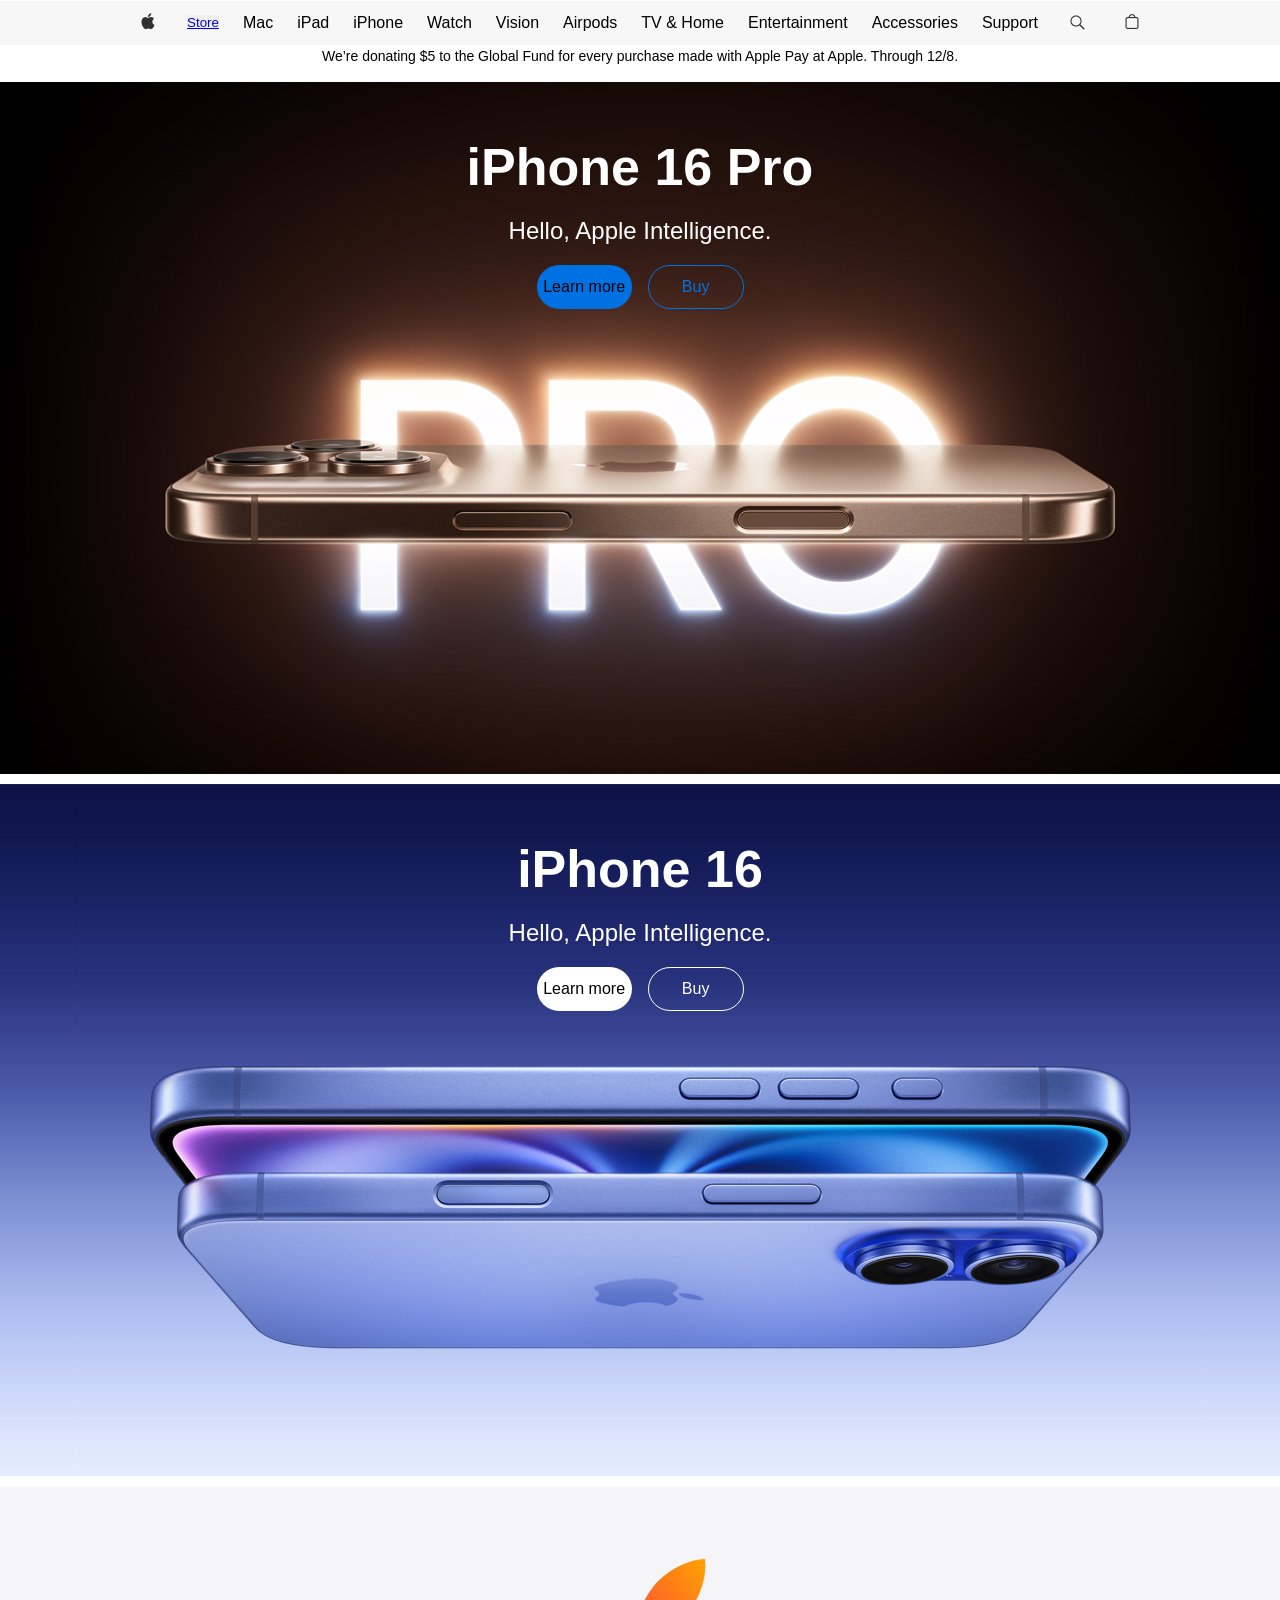
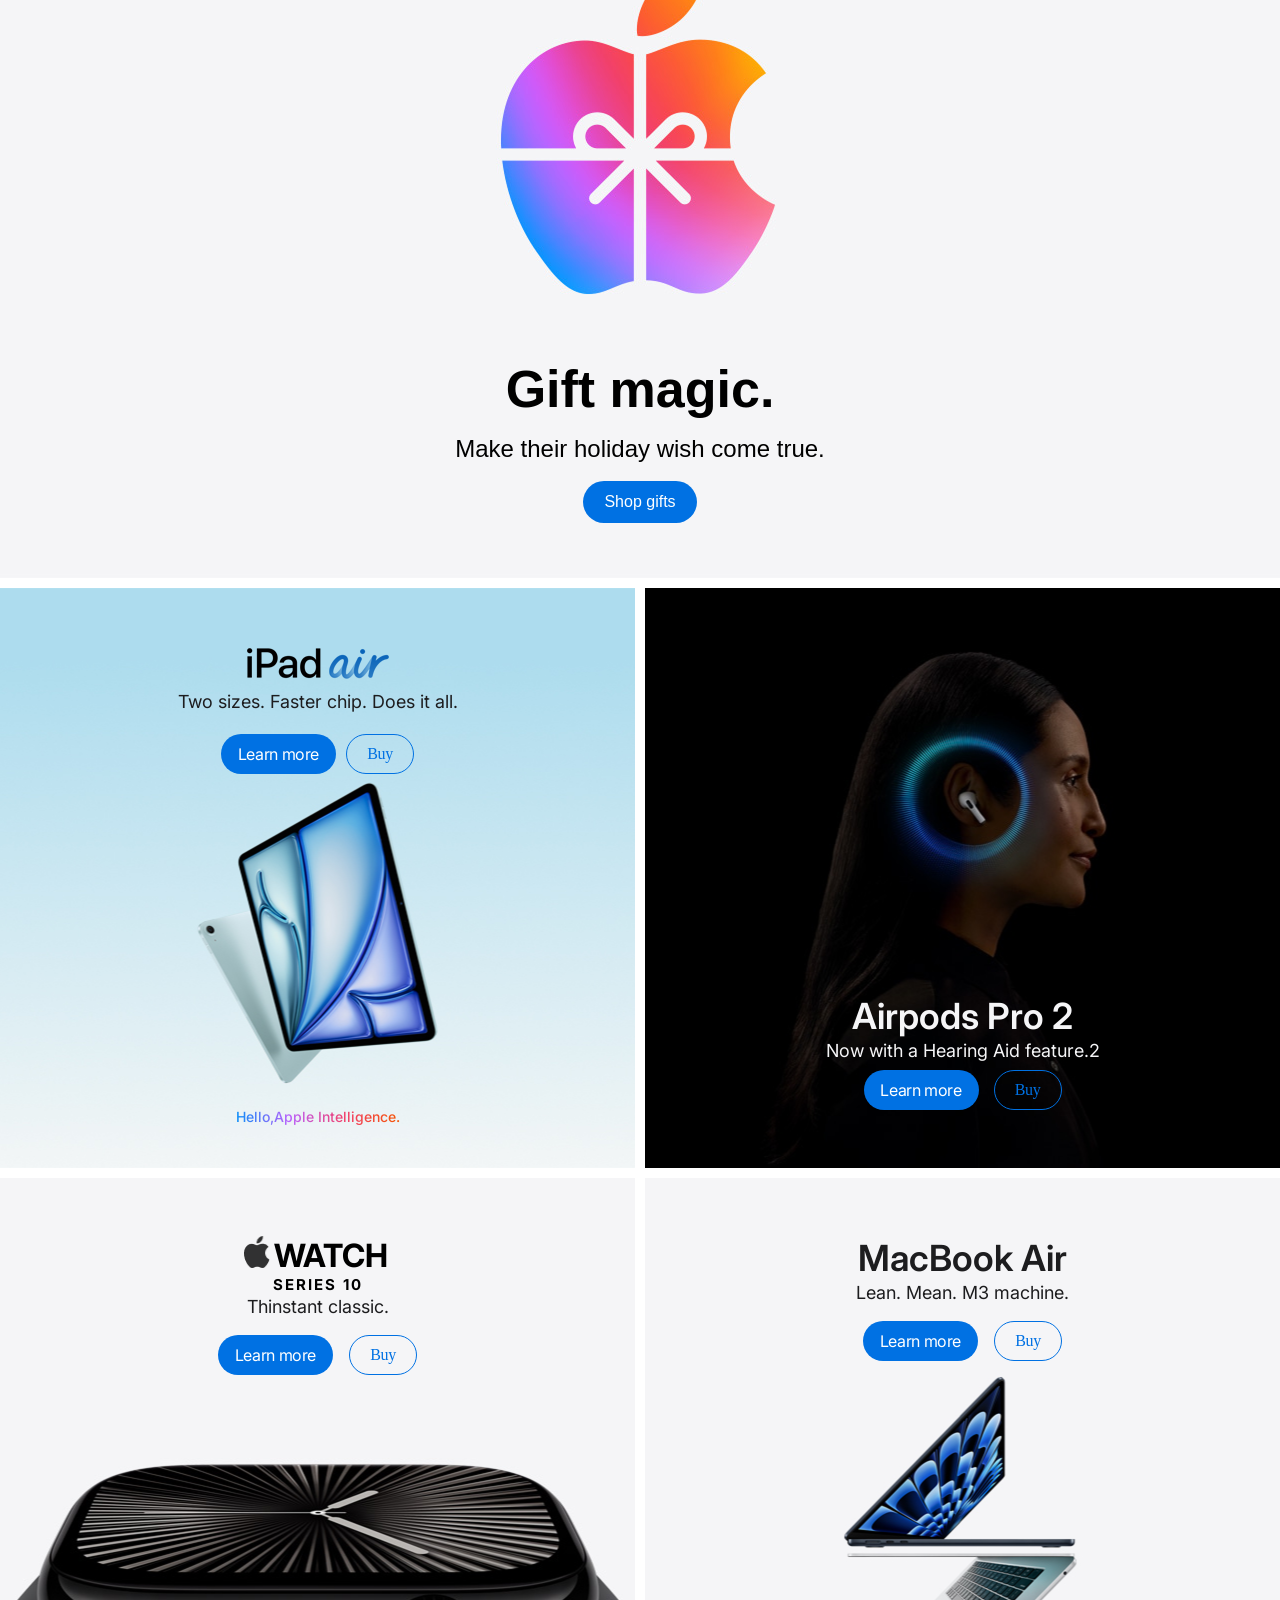
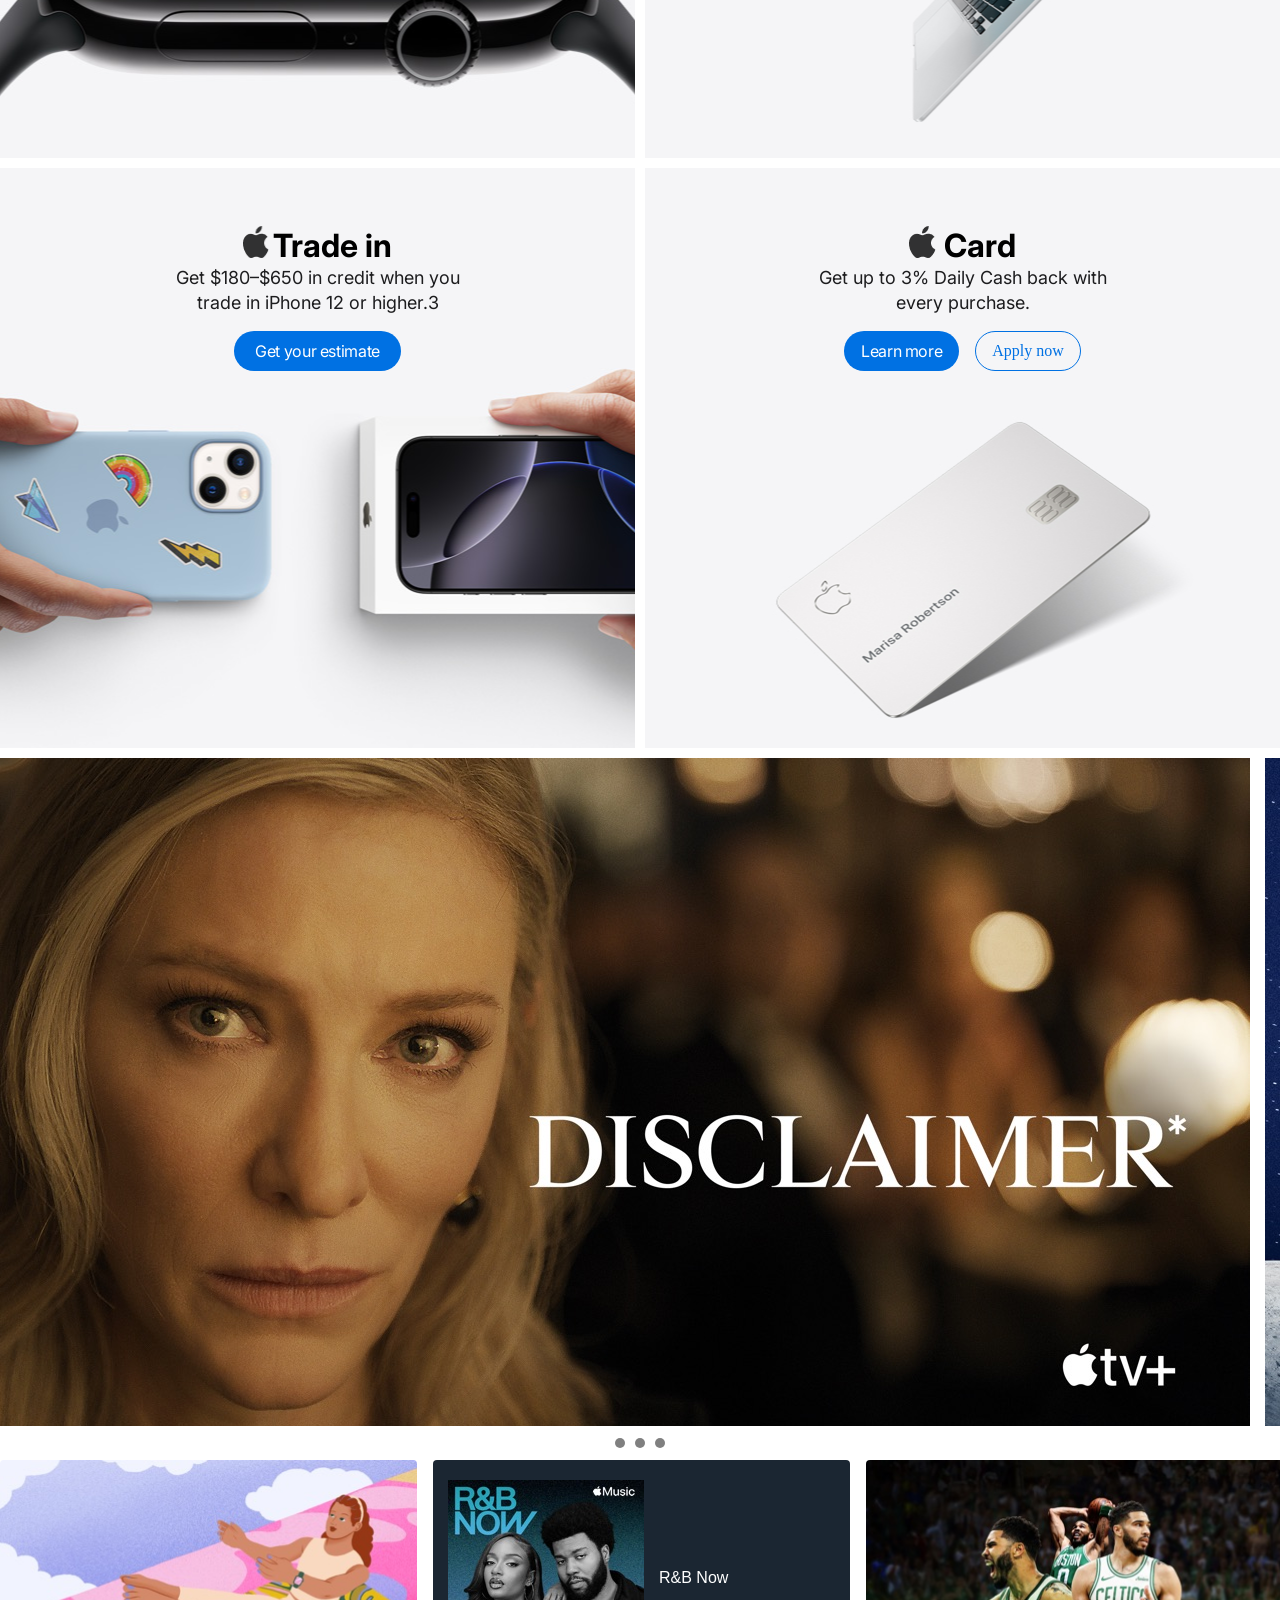
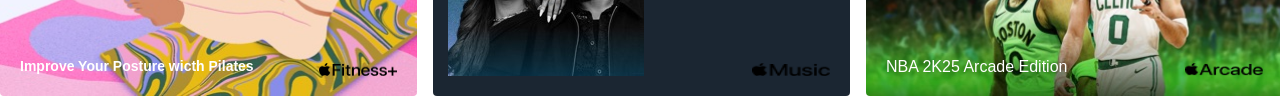
<file: index.html>
<!doctype html>
<html lang="en">
  <head>
    <meta charset="UTF-8" />
    <meta name="viewport" content="width=device-width, initial-scale=1.0" />
    <title>Document</title>
    <link rel="stylesheet" href="index.css" />
    <link rel="stylesheet" href="mobile.css" />
    <link rel="stylesheet" href="tablet.css" />
    <link rel="preconnect" href="https://fonts.googleapis.com" />
    <link rel="preconnect" href="https://fonts.gstatic.com" crossorigin />
    <link
      href="https://fonts.googleapis.com/css2?family=Inter:ital,opsz,wght@0,14..32,100..900;1,14..32,100..900&family=Open+Sans:ital,wght@0,300..800;1,300..800&display=swap"
      rel="stylesheet"
    />
  </head>
  <body>
    <section class="sec1">
      <div class="topbackground">
        <div class="mobileline10">
          <img src="./Item → Link - Apple.png" id="mobileline1" />
        </div>
        <div class="mobileline">
          <img src="./Item → Button - Search apple.com.png" id="mobileline2" />
          <img src="./Item.png" id="mobileline3" />
          <img src="./menulogo.svg" id="mobileline4" />
        </div>
        <div class="headliner">
          <img src="./Item → Link - Apple.png" alt="" />
          <button style="border: none; text-decoration: none">
            <a href="store.html">Store</a>
          </button>
          <p>Mac</p>
          <p>iPad</p>
          <p>iPhone</p>
          <p>Watch</p>
          <p>Vision</p>
          <p>Airpods</p>
          <p>TV & Home</p>
          <p>Entertainment</p>
          <p>Accessories</p>
          <p>Support</p>
          <img src="./Item → Button - Search apple.com.png" alt="" />
          <img src="./Item.png" alt="" />
        </div>
      </div>
      <p class="sec1word">
        We’re donating $5 to the Global Fund for every purchase made with
        Apple Pay at Apple. Through 12/8.
      </p>

      <div class="figure0">
        <div class="figure0frame">
          <p class="figure0header">iPhone 16 Pro</p>
          <p class="figure0para">Hello, Apple Intelligence.</p>
          <div class="figure0buttons">
            <div class="figure0button1">Learn more</div>
            <div class="figure0button2">Buy</div>
          </div>
        </div>
      </div>

      <div class="figure1">
        <div class="figure1frame">
          <p class="figure1header">iPhone 16</p>
          <p class="figure1para">Hello, Apple Intelligence.</p>
          <div class="figure1buttons">
            <div class="figure1button1">Learn more</div>
            <div class="figure1button2">Buy</div>
          </div>
        </div>
      </div>

      <div class="figure2">
        <div class="figure2frame">
          <p class="figure2header">Gift magic.</p>
          <p class="figure2para">Make their holiday wish come true.</p>
          <div class="figure2button">Shop gifts</div>
        </div>
      </div>
    </section>

    <section class="sec2">
      <div class="sec2row1">
        <div class="ipadfigure">
          <div class="ipad">
            <img src="./ipadair.png" id="ipadair" />
            <p class="ipadpara1">Two sizes. Faster chip. Does it all.</p>
          </div>
          <div class="ipadbuttons">
            <div class="ipadbutton1">Learn more</div>
            <div class="ipadbutton2">Buy</div>
          </div>
          <div class="ipadpara2bg">
            <p class="ipadpara2">Hello,Apple Intelligence.</p>
          </div>
        </div>

        <div class="airpodsfigure">
          <div class="airpodsbg">
            <div class="airpods">
              <p class="airpodspara1">Airpods Pro 2</p>
              <p class="airpodspara2">Now with a Hearing Aid feature.2</p>
            </div>
            <div class="airpodsbuttons">
              <div class="airpodsbutton1">Learn more</div>
              <div class="airpodsbutton2">Buy</div>
            </div>
          </div>
        </div>
      </div>

      <div class="sec2row2">
        <div class="iwatch">
          <div class="iwatchlogo">
            <img src="./applelogo.png" id="watchlogo" />
            <p class="watch">WATCH</p>
          </div>
          <div class="watchparagraph">
            <p class="watchpara1">SERIES 10</p>
            <p class="watchpara2">Thinstant classic.</p>
          </div>
          <div class="iwatchbuttons">
            <div class="iwatchbutton1">Learn more</div>
            <div class="iwatchbutton2">Buy</div>
          </div>
        </div>

        <div class="macbook">
          <div class="macbookparagraphs">
            <p class="macpara1">MacBook Air</p>
            <p class="macpara2">Lean. Mean. M3 machine.</p>
          </div>
          <div class="macbookbuttons">
            <div class="macbutton1">Learn more</div>
            <div class="macbutton2">Buy</div>
          </div>
        </div>
      </div>

      <div class="sec2row3">
        <div class="trade">
          <div class="tradehead">
            <img src="./applelogo.png" id="watchlogo" />
            <p class="headpara">Trade in</p>
          </div>
          <div class="tradeparagraph">
            <p class="tradepara1">
              Get $180–$650 in credit when you trade in iPhone 12 or higher.3
            </p>
          </div>
          <div class="tradebutton1">Get your estimate</div>
        </div>

        <div class="applecard">
          <div class="cardhead">
            <img src="./applelogo.png" id="watchlogo" />
            <p class="cardparas">Card</p>
          </div>
          <div class="cardparagraph">
            <p class="cardpara1">
              Get up to 3% Daily Cash back with every purchase.
            </p>
            <div class="cardbuttons">
              <div class="cardbutton1">Learn more</div>
              <div class="cardbutton2">Apply now</div>
            </div>
          </div>
        </div>
      </div>
    </section>

    <section class="sec3">
      <div class="sec3scrolltop">
        <div id="first" class="scrolltop1"></div>
        <div id="second" class="scrolltop2"></div>
        <div id="third" class="scrolltop3"></div>
      </div>
      <div class="tablist">
        <a class="dot" href="#first"></a>
        <a class="dot" href="#second"></a>
        <a class="dot" href="#third"></a>
      </div>

      <div class="hovering">
        <div class="hovering-wrapper">
          <div class="hoveringbg">
            <div class="card hover1bg">
              <div class="card-info">
                <img src="./fitness.png" class="card-logo" alt="Logo" />
                <div class="card-text1">
                  <p>Improve Your Posture wicth Pilates</p>
                </div>
              </div>
              <div class="overlay">
                <button class="listen-btn">Listen now</button>
              </div>
            </div>

            <div class="card hover2bg">
              <img src="./hover2.jpg" class="inner-img" />
              <div class="card-info">
                <img src="music.png" class="card-logo" alt="Logo" />
                <div class="card-text2"><p>R&B Now</p></div>
              </div>
              <div class="overlay">
                <button class="listen-btn">Listen now</button>
              </div>
            </div>

            <div class="card hover3bg">
              <div class="card-info">
                <img src="./arcade.png" class="card-logo" alt="Logo" />
                <div class="card-text"><p>NBA 2K25 Arcade Edition</p></div>
              </div>
              <div class="overlay">
                <button class="listen-btn">Listen now</button>
              </div>
            </div>

            <div class="card hover4bg">
              <div class="card-info">
                <img src="./fitness.png" class="card-logo" alt="Logo" />
                <div class="card-text"><p>Strength with Kim</p></div>
              </div>
              <div class="overlay">
                <button class="listen-btn">Listen now</button>
              </div>
            </div>

            <div class="card hover5bg">
              <img src="./hover5.jpg" class="inner-img" />
              <div class="overlay">
                <button class="listen-btn">Listen now</button>
              </div>
            </div>
          </div>

          <div class="hoveringbg" aria-hidden="true">
            <div class="card hover1bg">
              <div class="card-info">
                <img src="./fitness.png" class="card-logo" alt="Logo" />
                <div class="card-text1">
                  <p>Improve Your Posture wicth Pilates</p>
                </div>
              </div>
              <div class="overlay">
                <button class="listen-btn">Listen now</button>
              </div>
            </div>

            <div class="card hover2bg">
              <img src="./hover2.jpg" class="inner-img" />
              <div class="card-info">
                <img src="./music.png" class="card-logo" alt="Logo" />
                <div class="card-text2"><p>R&B Now</p></div>
              </div>
              <div class="overlay">
                <button class="listen-btn">Listen now</button>
              </div>
            </div>

            <div class="card hover3bg">
              <div class="card-info">
                <img src="arcade.png" class="card-logo" alt="Logo" />
                <div class="card-text"><p>NBA 2K25 Arcade Edition</p></div>
              </div>
              <div class="overlay">
                <button class="listen-btn">Listen now</button>
              </div>
            </div>

            <div class="card hover4bg">
              <div class="card-info">
                <img src="./fitness.png" class="card-logo" alt="Logo" />
                <div class="card-text"><p>Strength with Kim</p></div>
              </div>
              <div class="overlay">
                <button class="listen-btn">Listen now</button>
              </div>
            </div>

            <div class="card hover5bg">
              <img src="./hover5.jpg" class="inner-img" />
              <div class="overlay">
                <button class="listen-btn">Listen now</button>
              </div>
            </div>
          </div>
        </div>
      </div>
    </section>
  </body>
</html>
</file>
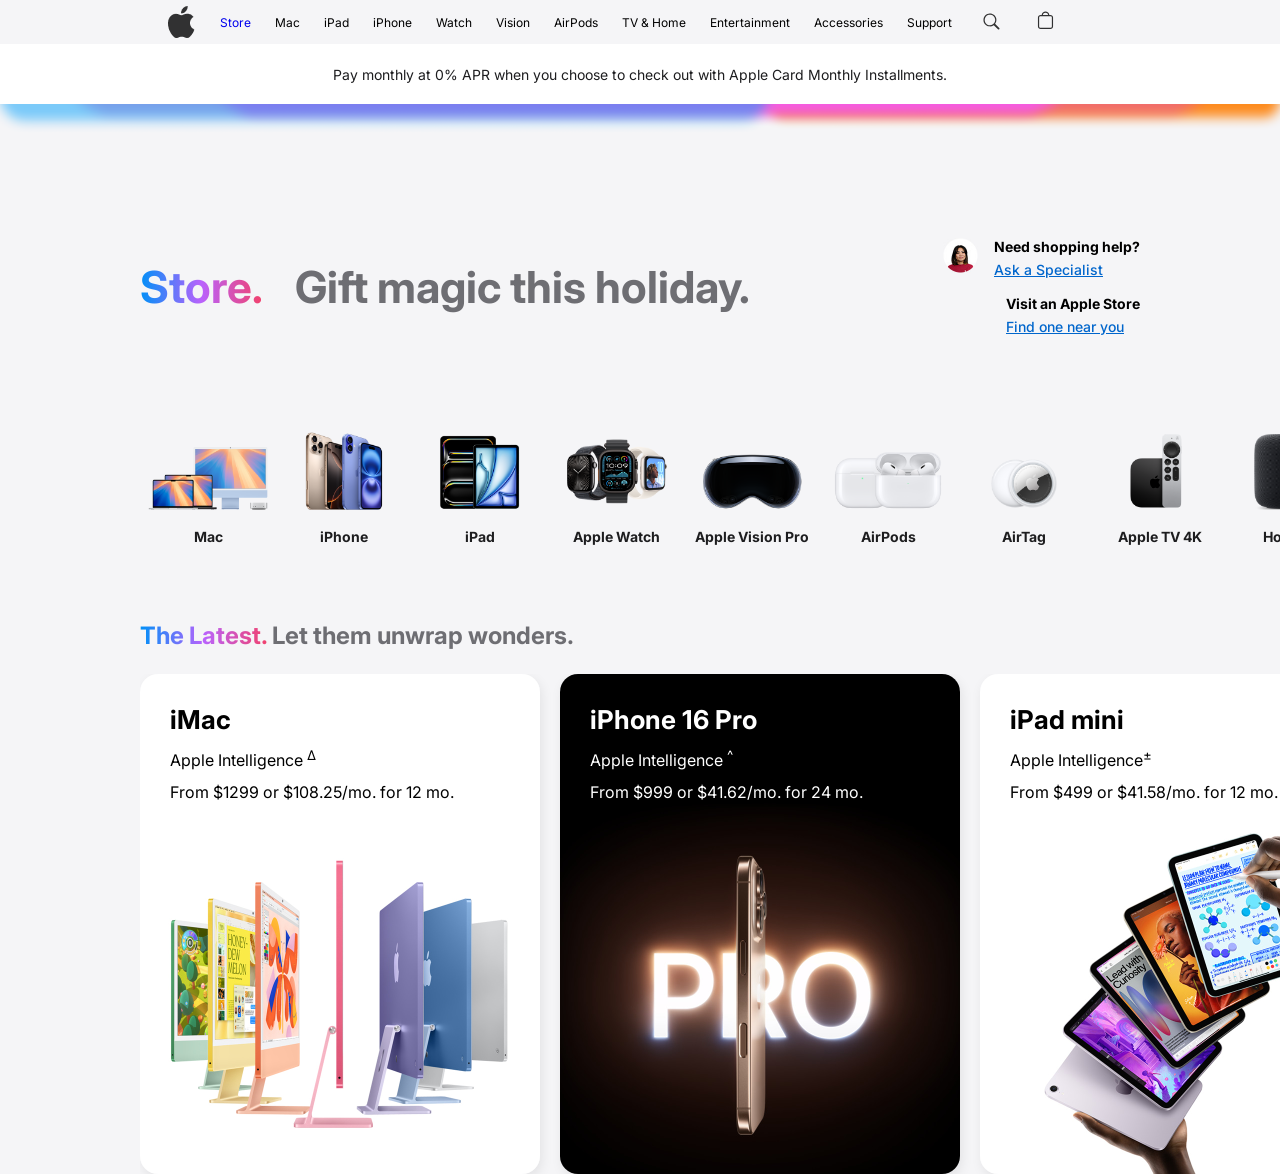
<file: store.html>
<!doctype html>
<html lang="en">
  <head>
    <meta charset="UTF-8" />
    <title>Apple Store</title>
    <link rel="stylesheet" href="./store.css" />
    <meta name="viewport" content="width=device-width, initial-scale=1.0" />
  </head>

  <body>
    <header class="header center">
      <div class="header__icon center">
        <img src="./applelogo.png" alt="Apple Logo" />
      </div>

      <a href="./store.html" class="header__link">Store</a>
      <span class="header__link">Mac</span>
      <span class="header__link">iPad</span>
      <span class="header__link">iPhone</span>
      <span class="header__link">Watch</span>
      <span class="header__link">Vision</span>
      <span class="header__link">AirPods</span>
      <span class="header__link">TV & Home</span>
      <span class="header__link">Entertainment</span>
      <span class="header__link">Accessories</span>
      <span class="header__link">Support</span>

      <div class="header__icons center">
        <div class="header__icon center">
          <img src="./searchlogo.svg" alt="Search Icon" />
        </div>

        <div class="header__icon center">
          <img src="./shoplogo.svg" alt="Cart Icon" />
        </div>

        <div class="header__icon center">
          <img
            src="./menulogo.svg"
            alt="Menu Icon"
            class="header__icon--image--menu"
          />
        </div>
      </div>
    </header>

    <div class="ribbon center">
      Pay monthly at 0% APR when you choose to check out with Apple Card Monthly
      Installments.
    </div>

    <img src="./colorlog.png" alt="" class="gradient-header" />

    <div class="store-container">
      <div class="store-header center">
        <h1 class="store-title rainbow-text">Store.</h1>
        <p class="store-subtitle">Gift magic this holiday.</p>
      </div>

      <div class="store-support">
        <div class="support-item">
          <div class="support-icon">
            <img
              width="35"
              height="35"
              src="./supportimg.jpg"
              alt="Store Specialist Icon"
            />
          </div>

          <div class="support-details">
            <h2 class="support-title">Need shopping help?</h2>
            <a class="link" href="#" target="_blank">Ask a Specialist</a>
          </div>
        </div>

        <div class="support-item">
          <div class="support-icon"></div>

          <div class="support-details">
            <h2 class="support-title">Visit an Apple Store</h2>
            <a class="link" href="#" target="_blank">Find one near you</a>
          </div>
        </div>
      </div>
    </div>

    <div class="products-cards">
      <div class="product-card">
        <div class="product-card-image">
          <img class="product-image" src="./store/2.png" alt="Mac" />
        </div>
        <h4 class="product-title">Mac</h4>
      </div>

      <div class="product-card">
        <div class="product-card-image">
          <img class="product-image" src="./store/3.png" alt="iPhone" />
        </div>
        <h4 class="product-title">iPhone</h4>
      </div>

      <div class="product-card">
        <div class="product-card-image">
          <img class="product-image" src="./store/4.png" alt="iPad" />
        </div>
        <h4 class="product-title">iPad</h4>
      </div>

      <div class="product-card">
        <div class="product-card-image">
          <img class="product-image" src="./store/5.png" alt="Apple Watch" />
        </div>
        <h4 class="product-title">Apple Watch</h4>
      </div>

      <div class="product-card">
        <div class="product-card-image">
          <img
            class="product-image"
            src="./store/6.png"
            alt="Apple Vision Pro"
          />
        </div>
        <h4 class="product-title">Apple Vision Pro</h4>
      </div>

      <div class="product-card">
        <div class="product-card-image">
          <img class="product-image" src="./store/7.png" alt="AirPods" />
        </div>
        <h4 class="product-title">AirPods</h4>
      </div>

      <div class="product-card">
        <div class="product-card-image">
          <img class="product-image" src="./store/8.png" alt="AirTag" />
        </div>
        <h4 class="product-title">AirTag</h4>
      </div>

      <div class="product-card">
        <div class="product-card-image">
          <img class="product-image" src="./store/9.png" alt="Apple TV 4K" />
        </div>
        <h4 class="product-title">Apple TV 4K</h4>
      </div>

      <div class="product-card">
        <div class="product-card-image">
          <img class="product-image" src="./store/10.png" alt="HomePod" />
        </div>
        <h4 class="product-title">HomePod</h4>
      </div>

      <div class="product-card">
        <div class="product-card-image">
          <img class="product-image" src="./store/11.png" alt="Accessories" />
        </div>
        <h4 class="product-title">Accessories</h4>
      </div>

      <div class="product-card">
        <div class="product-card-image">
          <img
            class="product-image"
            src="./store/1.png"
            alt="Apple Gift Card"
          />
        </div>
        <h4 class="product-title">Apple Gift Card</h4>
      </div>
    </div>

    <div class="latest-products-section">
      <div class="section-header">
        <h1 class="store-section-title rainbow-text">The Latest.</h1>
        <p class="store-section-subtitle">Let them unwrap wonders.</p>
      </div>

      <div class="inner-products-cards">
        <div
          class="latest-product-card"
          style="--image-url: url(&quot;./pimac.jpeg&quot;)"
        >
          <h2 class="product-name">iMac</h2>
          <p class="product-description">Apple Intelligence <sup>∆</sup></p>
          <p class="product-pricing">From $1299 or $108.25/mo. for 12 mo.</p>
        </div>

        <div
          class="latest-product-card latest-product-card--white"
          style="--image-url: url(&quot;./p2.jpeg&quot;)"
        >
          <h2 class="product-name text-white">iPhone 16 Pro</h2>
          <p class="product-description text-white">
            Apple Intelligence <sup>^</sup>
          </p>
          <p class="product-pricing text-white">
            From $999 or $41.62/mo. for 24 mo.
          </p>
        </div>

        <div
          class="latest-product-card"
          style="--image-url: url(&quot;./p3.jpeg&quot;)"
        >
          <h2 class="product-name">iPad mini</h2>
          <p class="product-description">Apple Intelligence<sup>±</sup></p>
          <p class="product-pricing">From $499 or $41.58/mo. for 12 mo.</p>
        </div>

        <div
          class="latest-product-card"
          style="--image-url: url(&quot;./p4.jpeg&quot;)"
        >
          <h2 class="product-name">Apple Watch Series 10</h2>
          <p class="product-description">Thinstant classic.</p>
          <p class="product-pricing">From $399 or $33.25/mo. for 12 mo.</p>
        </div>

        <div
          class="latest-product-card"
          style="--image-url: url(&quot;./p5.jpeg&quot;)"
        >
          <h2 class="product-name">AirPods 4</h2>
          <p class="product-description">Iconic. Now supersonic.</p>
          <p class="product-pricing">
            Starting at $129 with Active Noise Cancellation $179
          </p>
        </div>

        <div
          class="latest-product-card latest-product-card--white"
          style="--image-url: url(&quot;./p6.jpeg&quot;)"
        >
          <h2 class="product-name text-white">iPhone 16</h2>
          <p class="product-description text-white">
            Apple Intelligence <sup>∆</sup>
          </p>
          <p class="product-pricing text-white">
            From $799 or $33.29/mo. for 24 mo.
          </p>
        </div>

        <div
          class="latest-product-card latest-product-card--white"
          style="--image-url: url(&quot;./p7.jpeg&quot;)"
        >
          <h2 class="product-name text-white">Apple Watch Ultra 2</h2>
          <p class="product-description text-white">New finish. Never quit.</p>
          <p class="product-pricing text-white">
            From $799 or $66.58/mo. for 12 mo.
          </p>
        </div>

        <div
          class="latest-product-card"
          style="--image-url: url(&quot;./p8.jpeg&quot;)"
        >
          <h2 class="product-name">Apple Vision Pro</h2>
          <p class="product-description">
            Welcome to the era of spatial computing.
          </p>
          <p class="product-pricing">From $3499</p>
        </div>

        <div
          class="latest-product-card"
          style="--image-url: url(&quot;./p9.jpeg&quot;)"
        >
          <h2 class="product-name">MacBook Air</h2>
          <p class="product-description">Designed to go places.</p>
          <p class="product-pricing">From $999 or $83.25/mo. for 12 mo.</p>
        </div>

        <div
          class="latest-product-card latest-product-card--white"
          style="--image-url: url(&quot;./p10.jpeg&quot;)"
        >
          <h2 class="product-name text-white">iPad Pro</h2>
          <p class="product-description text-white">
            Apple Intelligence<sup>±</sup>
          </p>
          <p class="product-pricing text-white">
            From $999 or $83.25/mo. for 12 mo.
          </p>
        </div>

        <div
          class="latest-product-card"
          style="--image-url: url(&quot;./p11.jpeg&quot;)"
        >
          <h2 class="product-name">iPad Air</h2>
          <p class="product-description">Apple Intelligence<sup>±</sup></p>
          <p class="product-pricing">From $599 or $49.91/mo. for 12 mo.</p>
        </div>
      </div>
    </div>
  </body>
</html>
</file>
<file: index.css>
* {
  margin: 0;
  padding: 0;
  box-sizing: border-box;
}
.body::-webkit-scrollbar {
  display: none;
}
/* Body-г 6000px биш чөлөөтэй болгох */
body {
  margin: 0;
  padding: 0;
  width: 100%;
  min-height: 100vh; /* Хатуу өндөр өгөхгүй! */
  overflow-x: hidden; /* Хажуу тийшээ савлахыг зогсооно */
}
.sec1 {
  width: 100%;
  display: flex;
  justify-content: center;
  align-items: center;
  flex-direction: column;
  font-family: sans-serif;
}
.topbackground {
  width: 100%;
  display: flex;
  justify-content: center;
  align-items: center;
  height: 30px;
}

.headliner {
  width: 100%;
  height: 44px;
  gap: 24px;
  display: flex;
  flex-direction: row;
  justify-content: center;
  align-items: center;
  position: fixed;
  margin-top: 15px;
  background-color: rgba(245, 245, 247, 0.8);
  z-index: 1;
}
.sec1word {
  font-size: 14px;
  display: flex;
  align-items: center;
  justify-content: center;
  width: 100%;
  height: 52px;
}
#sec1background {
  background-size: cover;
  width: 100%;
  height: 692px;
}
.figure0 {
  width: 100%;
  height: 692px;
  background-image: url("./Figure0.png");
  background-position: center;
  display: flex;
  justify-content: center;
  padding: 55px;
}
.figure0frame {
  display: flex;
  justify-content: center;
  flex-direction: column;
  align-items: center;
  width: 405px;
  height: 172px;
  gap: 20px;
}
.figure0header {
  font-size: 52px;
  font-weight: 600;
  color: white;
}

.figure0para {
  font-size: 24px;
  color: white;
}
.figure0buttons {
  width: 207px;
  height: 44px;
  gap: 16px;
  display: flex;
  flex-direction: row;
}
.figure0button1 {
  width: 123px;
  height: 44px;
  border-radius: 999px;
  background-color: rgba(0, 113, 227, 1);
  display: flex;
  justify-content: center;
  align-items: center;
}
.figure0button2 {
  width: 123px;
  height: 44px;
  border-radius: 999px;
  border: 1px rgba(0, 113, 227, 1) solid;
  display: flex;
  justify-content: center;
  align-items: center;
  color: rgba(0, 113, 227, 1);
}
.figure1 {
  width: 100%;
  height: 692px;
  background-image: url("./Figure1.png");
  position: relative;
  background-position: center;
  display: flex;
  justify-content: center;
  padding: 55px;
  margin-top: 10px;
}
.figure1frame {
  display: flex;
  justify-content: center;
  flex-direction: column;
  align-items: center;
  width: 405px;
  height: 172px;
  gap: 20px;
}
.figure1header {
  font-size: 52px;
  font-weight: 600;
  color: white;
}

.figure1para {
  font-size: 24px;
  color: white;
}
.figure1buttons {
  width: 207px;
  height: 44px;
  gap: 16px;
  display: flex;
  flex-direction: row;
}
.figure1button1 {
  width: 123px;
  height: 44px;
  border-radius: 999px;
  background-color: white;
  display: flex;
  justify-content: center;
  align-items: center;
  color: black;
}
.figure1button2 {
  width: 123px;
  height: 44px;
  border-radius: 999px;
  border: 1px white solid;
  display: flex;
  justify-content: center;
  align-items: center;
  color: white;
}
.figure2 {
  width: 100%;
  height: 692px;
  background-image: url("./Figure3.png");
  background-position: center;
  display: flex;
  justify-content: center;
  padding: 55px;
  align-items: end;
  margin-top: 10px;
}
.figure2frame {
  width: 405px;
  height: 164px;
  gap: 16px;
  display: flex;
  flex-direction: column;
  justify-content: center;
  align-items: center;
}
.figure2header {
  font-size: 52px;
  width: 405px;
  height: 60px;
  font-weight: 600;
  text-align: center;
}
.figure2para {
  font-size: 24px;
  width: 405px;
  height: 32px;
  text-align: center;
}
.figure2button {
  height: 44px;
  width: 114px;
  background-color: rgba(0, 113, 227, 1);
  color: white;
  display: flex;
  justify-content: center;
  align-items: center;
  border-radius: 999px;
}
.sec2row1 {
  display: flex;
  flex-direction: row;
  gap: 10px;
  margin-top: 10px;
}
.ipadfigure {
  background-image: url("./ipad.png");
  width: 50%;
  height: 580px;
  background-position: center;
}
.ipad {
  display: flex;
  justify-content: center;
  align-items: center;
  padding-top: 58px;
  flex-direction: column;
  gap: 10px;
}
#ipadair {
  width: 430px;
  height: 33px;
}
.ipadpara1 {
  color: #1d1d1f;
  text-align: center;
  font-family: Inter;
  font-size: 18px;
  font-style: normal;
  font-weight: 400;
  line-height: 25px;
}
.ipadbuttons {
  display: flex;
  justify-content: center;
  align-items: center;
  flex-direction: row;
  padding-top: 20px;
  gap: 10px;
}
.ipadbutton1,
.airpodsbutton1,
.iwatchbutton1,
.macbutton1,
.tradebutton1,
.cardbutton1 {
  color: #fff;
  text-align: center;
  font-family: Inter;
  font-size: 16px;
  line-height: 20px;
  letter-spacing: -0.374px;
  background-color: rgba(0, 113, 227, 1);
  width: 115px;
  height: 40px;
  border-radius: 999px;
  display: flex;
  justify-content: center;
  align-items: center;
}
.ipadbutton2,
.airpodsbutton2,
.iwatchbutton2,
.macbutton2 {
  width: 68px;
  height: 40px;
  display: flex;
  justify-content: center;
  align-items: center;
  font-size: 16px;
  line-height: 20px;
  letter-spacing: -0.374px;
  border: rgba(0, 113, 227, 1) 1px solid;
  border-radius: 999px;
  text-align: center;
  color: rgba(0, 113, 227, 1);
}
.ipadpara2bg {
  display: flex;
  justify-content: center;
}
.ipadpara2 {
  display: flex;
  width: 169px;
  height: 18px;
  flex-direction: column;
  justify-content: center;
  text-align: center;
  font-family: Inter;
  font-size: 14px;
  font-style: normal;
  font-weight: 500;
  line-height: 18px;
  background: linear-gradient(
    90deg,
    #0090f7 0%,
    #ba62fc 33.33%,
    #f2416b 66.67%,
    #f55600 100%
  );
  background-clip: text;
  -webkit-background-clip: text;
  -webkit-text-fill-color: transparent;
  margin-top: 334px;
}
.airpodsfigure {
  background-image: url("./airpids.png");
  background-position: center;
  height: 580px;
  width: 50%;
}
.airpods {
  display: flex;
  width: 238px;
  height: 44px;
  justify-content: center;
  align-items: center;
  flex-direction: column;
}
.airpodspara1 {
  color: #f5f5f7;
  text-align: center;
  font-family: Inter;
  font-size: 36px;
  font-style: normal;
  font-weight: 600;
  line-height: 44px; /* 122.222% */
}
.airpodspara2 {
  width: 370px;
  height: 25px;
  color: #f5f5f7;
  text-align: center;
  font-family: Inter;
  font-size: 18px;
  font-style: normal;
  font-weight: 400;
  line-height: 25px; /* 138.889% */
}
.airpodsbuttons {
  display: flex;
  flex-direction: row;
  justify-content: center;
  align-items: center;
  padding-top: 10px;
  gap: 15px;
}
.airpodsbg {
  display: flex;
  justify-content: end;
  align-items: center;
  flex-direction: column;
  height: 100%;
  gap: 10px;
  padding: 58px;
}
.sec2row2 {
  display: flex;
  flex-direction: row;
  gap: 10px;
  margin-top: 10px;
}
.iwatch {
  background-image: url("./iwatch.png");
  width: 100%;
  height: 580px;
  background-position: center;
  background-size: cover;
  display: flex;
  align-items: center;
  flex-direction: column;
  padding-top: 58px;
}
.iwatchlogo {
  display: flex;
  flex-direction: row;
}
#watchlogo {
  width: 26.3529px;
  height: 32px;
}
.watch {
  width: 121px;
  height: 39px;
  color: #000;
  text-align: center;
  font-family: Inter;
  font-size: 32px;
  font-style: normal;
  font-weight: 700;
  line-height: normal;
}
.watchpara1 {
  align-self: stretch;
  color: #000;
  text-align: center;
  font-family: Inter;
  font-size: 15px;
  font-style: normal;
  font-weight: 700;
  line-height: normal;
  letter-spacing: 2px;
  color: #000;
  font-family: Inter;
  font-size: 15px;
  font-style: normal;
  font-weight: 700;
  line-height: normal;
}
.watchpara2 {
  display: flex;
  height: 25px;
  flex-direction: column;
  justify-content: center;
  align-self: stretch;
  color: #1d1d1f;
  text-align: center;
  font-family: Inter;
  font-size: 18px;
  font-style: normal;
  font-weight: 400;
  line-height: 25px; /* 138.889% */
}
.iwatchbuttons {
  display: flex;
  flex-direction: row;
  padding-top: 16px;
  gap: 16px;
}
.macbook {
  background-image: url("./macbook.png");
  background-position: center;
  height: 580px;
  width: 100%;
  display: flex;
  flex-direction: column;
  align-items: center;
  padding-top: 58px;
}
.macbookparagraphs {
  display: flex;
  flex-direction: column;
}
.macpara1 {
  display: flex;
  height: 44px;
  flex-direction: column;
  justify-content: center;
  align-self: stretch;
  color: #1d1d1f;
  text-align: center;
  font-family: Inter;
  font-size: 36px;
  font-style: normal;
  font-weight: 600;
  line-height: 44px; /* 122.222% */
}
.macpara2 {
  align-self: stretch;
  color: #1d1d1f;
  text-align: center;
  font-family: Inter;
  font-size: 18px;
  font-style: normal;
  font-weight: 400;
  line-height: 25px; /* 138.889% */
}
.macbookbuttons {
  display: flex;
  flex-direction: row;
  padding-top: 16px;
  gap: 16px;
}
.sec2row3 {
  display: flex;
  flex-direction: row;
  gap: 10px;
  padding-top: 10px;
}
.trade {
  background-image: url("./trade.png");
  background-position: center;
  display: flex;
  flex-direction: column;
  align-items: center;
  padding-top: 58px;
  width: 100%;
  height: 580px;
  background-size: cover;
}
.tradehead {
  display: flex;
  flex-direction: row;
  gap: 4px;
}
.headpara {
  color: #000;
  text-align: center;
  font-family: Inter;
  font-size: 32px;
  font-style: normal;
  font-weight: 700;
  line-height: normal;
}
.tradeparagraph {
  width: 322px;
  height: 50px;
}
.tradepara1 {
  color: #1d1d1f;
  text-align: center;
  font-family: Inter;
  font-size: 18px;
  font-style: normal;
  font-weight: 400;
  line-height: 25px; /* 138.889% */
  align-self: stretch;
}
.tradebutton1 {
  color: #fff;
  text-align: center;
  font-family: Inter;
  font-size: 16px;
  line-height: 20px;
  letter-spacing: -0.374px;
  background-color: rgba(0, 113, 227, 1);
  width: 167px;
  height: 40px;
  border-radius: 999px;
  display: flex;
  justify-content: center;
  align-items: center;
  margin-top: 16px;
}
.applecard {
  background-image: url("./card.png");
  display: flex;
  background-position: center;
  flex-direction: column;
  align-items: center;
  padding-top: 58px;
  width: 100%;
  height: 580px;
}
.cardhead {
  display: flex;
  flex-direction: row;
  gap: 8px;
}
.cardparas {
  color: #000;
  text-align: center;
  font-family: Inter;
  font-size: 32px;
  font-style: normal;
  font-weight: 700;
  line-height: normal;
}
.cardparagraph {
  width: 322px;
  height: 50px;
}
.cardpara1 {
  align-self: stretch;
  color: #1d1d1f;
  text-align: center;
  font-family: Inter;
  font-size: 18px;
  font-style: normal;
  font-weight: 400;
  line-height: 25px; /* 138.889% */
}
.cardbuttons {
  display: flex;
  flex-direction: row;
  gap: 16px;
  padding-top: 16px;
  justify-content: center;
  align-items: center;
}
.cardbutton2 {
  display: flex;
  padding: 10px 16px;
  justify-content: center;
  align-items: center;
  gap: 10px;
  border-radius: 999px;
  border: 1px solid #0071e3;
  display: flex;
  justify-content: center;
  color: #0071e3;
}
.sec3 {
  font-family: sans-serif;
}
.sec3scrolltop {
  display: flex;
  column-gap: 15px;
  overflow-x: scroll;
  align-items: center;
  scrollbar-width: none;
  scroll-behavior: smooth;
  scroll-snap-type: x mandatory;
  background-position: center;
  margin-top: 10px;
}
.scrolltop1 {
  background-image: url("./scroll1.jpg");
  min-width: 1250px;
  height: 668px;
}
.scrolltop2 {
  background-image: url("./scroll2.png");
  min-width: 1250px;
  height: 668px;
  position: relative;
  display: flex;
  align-items: end;
  justify-content: space-between;
}
.scrolltop3 {
  background-image: url("./scroll3.jpg");
  min-width: 1250px;
  height: 668px;
}
.tablist {
  display: flex;
  justify-content: center;
  align-items: center;
  margin-top: 12px;
  gap: 10px;
  margin-bottom: 12px;
}
.dot {
  display: block;
  width: 10px;
  height: 10px;
  border-radius: 50%;
  background-color: gray;
}
.hovering {
  width: 100%;
  overflow: hidden;
  margin-top: 12px;
  font-family: "Segoe UI", Tahoma, Geneva, Verdana, sans-serif;
  animation-name: spin;
}

.hovering-wrapper {
  display: flex;
  width: max-content;
  animation: scroll 40s linear infinite;
}
@keyframes scroll {
  0% {
    transform: translateX(0);
  }
  100% {
    transform: translateX(-50%); /* Картуудын тал хүртэл гүйнэ */
  }
}

.hovering:hover .hovering-wrapper {
  animation-play-state: paused;
}

.hoveringbg {
  display: flex;
  align-items: center;
  gap: 16px;
  padding-right: 16px;
}

/* КАРТЫН СУУРЬ */
.card {
  width: 417px;
  height: 236px;
  position: relative;
  flex-shrink: 0;
  transition: all 0.4s ease;
  overflow: hidden;
  border-radius: 4px;
}

/* Background Зургууд */
.hover1bg {
  background: url("./hover1.jpg") center/cover;
}
.hover3bg {
  background: url("./hover3.jpg") center/cover;
}
.hover4bg {
  background: url("./hover4.jpg") center/cover;
}

/* Жижиг зурагтай картууд */
.hover2bg {
  background-color: #1b2632;
  display: flex;
  align-items: center;
  padding-left: 15px;
}
.hover5bg {
  background-color: #ebb799;
  display: flex;
  align-items: center;
  padding-left: 15px;
}

.inner-img {
  width: 196px;
  height: 196px;
  object-fit: cover;
}

/* FOCUS ЭФФЕКТ */
.hovering-wrapper:hover .card {
  filter: brightness(0.4) grayscale(0.4);
}

.hovering-wrapper .card:hover {
  filter: brightness(1) grayscale(0);
  transform: scale(1.02);
}

/* ЛОГО БОЛОН ТЕКСТ */
.card-info {
  position: absolute;
  inset: 0;
  padding: 20px;
  display: flex;
  flex-direction: row-reverse;
  justify-content: space-between;
  align-items: end;
  z-index: 2;
  pointer-events: none;
}

.card-logo {
  width: 78px;
  height: 13px;
}

.card-text p {
  margin: 0;
  color: white;
  font-size: 1rem;
  font-weight: 500;
  text-shadow: 0 2px 8px rgba(0, 0, 0, 0.6);
  text-align: center;
}
.card-text1 p {
  width: 223;
  height: 18px;
  font-weight: 600;
  font-size: 14px;
  color: white;
  text-align: center;
}
.card-text2 {
  position: absolute;
  top: 109px;
  left: 226px;
  color: white;
}

/* OVERLAY & BUTTON */
.overlay {
  position: absolute;
  inset: 0;
  background: rgba(0, 0, 0, 0.25);
  display: flex;
  justify-content: center;
  align-items: center;
  opacity: 0;
  transition: opacity 0.3s ease;
  z-index: 3;
}

.card:hover .overlay {
  opacity: 1;
}

.listen-btn {
  padding: 12px 28px;
  border-radius: 30px;
  border: none;
  background: white;
  color: black;
  font-weight: bold;
  cursor: pointer;
  transform: translateY(10px);
  transition: 0.3s cubic-bezier(0.175, 0.885, 0.32, 1.275);
}

.card:hover .listen-btn {
  transform: translateY(0);
}
#menulogo1 {
  opacity: 0;
}

.mobileline10 {
  display: none;
}
.mobileline {
  display: none;
}
</file>
<file: mobile.css>
@media (max-width: 430px) {
  html,
  body {
    overflow-x: hidden;
    width: 100%;
  }
  .headliner {
    display: none;
  }
  .sec1word {
    text-align: center;
  }
  .figure0 {
    background-image: url("./mobile1.jpg");
    height: 500px;
    display: flex;
    align-items: end;
    text-align: center;
  }
  .figure0frame {
    margin-bottom: -40px;
  }
  .figure1 {
    background-image: url("./mobile2.jpg");
    height: 500px;
    display: flex;
    align-items: start;
    text-align: center;
  }
  .figure1frame {
    margin-top: -40px;
  }

  .scrolltop1,
  .scrolltop2,
  .scrolltop3 {
    min-width: 390px !important;
    width: 100% !important;
    height: 250px;
    background-size: cover;
  }

  .sec2row1,
  .sec2row2,
  .sec2row3 {
    flex-direction: column !important;
    width: 100%;
  }

  .ipadfigure,
  .airpodsfigure,
  .iwatch,
  .macbook,
  .trade,
  .applecard {
    width: 100% !important;
    height: 480px;
    background-size: cover;
  }

  .figure0header,
  .figure1header,
  .figure2header,
  .headpara,
  .cardparas,
  .macpara1 {
    font-size: 28px !important;
    width: 90%;
  }

  .figure0para,
  .figure1para,
  .figure2para {
    font-size: 16px !important;
  }

  .card {
    width: 310px !important;
    height: 180px !important;
  }

  .inner-img {
    width: 120px !important;
    height: 120px !important;
  }

  .overlay {
    opacity: 1 !important;
  }

  .listen-btn {
    transform: translateY(0) !important;
    padding: 8px 16px;
    font-size: 11px;
  }

  .ipadpara2 {
    margin-top: 220px !important;
  }

  #ipadair {
    width: 240px !important;
    height: auto;
  }
  .headliner {
    max-width: 761px;
    display: none;
  }
  .topbackground {
    display: flex;
    justify-content: space-between;
  }
  .mobileline10 {
    display: flex;
    justify-content: start;
  }
  .mobileline {
    flex-direction: row;
    display: flex;
    justify-content: end;
  }
  .mobileline1 {
    width: 17px;
    height: 48px;
    position: absolute;
    left: 16px;
  }
  .mobileline2 {
    width: 17px;
    height: 48px;
  }
  .mobileline3 {
    width: 17px;
    height: 48px;
  }
  .mobileline4 {
    width: 17px;
    height: 17px;
  }
}
</file>
<file: tablet.css>
@media (min-width: 761px) and (max-width: 1024px) {
  .headliner {
    display: none;
  }
  .sec2row1,
  .sec2row2,
  .sec2row3 {
    display: flex;
    flex-direction: row;
    width: 100%;
    gap: 10px;
  }
  .ipadfigure,
  .airpodsfigure,
  .iwatch,
  .macbook,
  .trade,
  .applecard {
    width: 50% !important;
    height: 550px;
    background-size: cover;
  }

  .figure0header,
  .figure1header,
  .figure2header,
  .headpara,
  .cardparas,
  .macpara1 {
    font-size: 42px !important;
    text-align: center;
  }

  .figure0para,
  .figure1para,
  .figure2para {
    font-size: 20px !important;
  }

  .scrolltop1,
  .scrolltop2,
  .scrolltop3 {
    min-width: 100% !important;
    height: 450px;
  }

  .card {
    width: 360px !important;
    height: 210px !important;
  }

  .inner-img {
    width: 160px !important;
    height: 160px !important;
  }

  .overlay {
    opacity: 0;
  }
  .card:active .overlay {
    opacity: 1;
  }

  .headliner {
    gap: 20px;
    justify-content: center;
  }
  .headliner p {
    font-size: 13px;
  }

  .ipadpara2 {
    margin-top: 300px !important;
  }

  #ipadair {
    width: 320px !important;
  }
  .scrolltop1 {
    background-image: url("./tablet1.jpg");
    background-size: cover;
  }
  .scrolltop2 {
    background-image: url("./tablet3.jpg");
    background-size: cover;
  }
  .scrolltop3 {
    background-size: cover;
  }
  .headliner {
    max-width: 761px;
    display: none;
  }
  .topbackground {
    display: flex;
    justify-content: space-between;
  }
  .mobileline {
    flex-direction: row;
    display: flex;
    justify-content: end;
  }
  .mobileline1 {
    width: 17px;
    height: 48px;
    position: absolute;
    left: 16px;
  }
  .mobileline2 {
    width: 17px;
    height: 48px;
  }
  .mobileline3 {
    width: 17px;
    height: 48px;
  }
  .mobileline4 {
    width: 17px;
    height: 17px;
  }
}
</file>
<file: store.css>
@import url("https://fonts.googleapis.com/css2?family=Inter:ital,opsz,wght@0,14..32,100..900;1,14..32,100..900&display=swap");

* {
  margin: 0;
  padding: 0;
  box-sizing: border-box;
  font-family: "Inter", serif;
}

html {
  scroll-behavior: smooth;
  background-color: #f5f5f7;
}

body {
  overflow-x: hidden;
}

.center {
  display: flex;
  align-items: center;
  justify-content: center;
}

.align-center {
  display: flex;
  align-items: center;
}

/* Header Section */
.header {
  top: 0;
  z-index: 10;
  height: 44px;
  position: fixed;
  inset-inline: 0;
  column-gap: 24px;
  background-color: #f5f5f7;
}

.header__link {
  font-size: 12px;
  font-weight: 400;
  white-space: nowrap;
  text-decoration: none;
}

.header__icons {
  column-gap: 24px;
}

.header__icon {
  width: 30px;
}

.header__icon--image--menu {
  display: none;
}

.ribbon {
  height: 60px;
  font-size: 14px;
  color: #1d1d1f;
  margin-top: 44px;
  font-weight: 400;
  background-color: #fff;
}

.gradient-header {
  width: 100%;
}

.store-container {
  display: flex;
  padding: 80px 140px;
  align-items: center;
  justify-content: space-between;
}

.store-header {
  column-gap: 32px;
}

.rainbow-text {
  color: transparent;
  background-clip: text;
  background-image: linear-gradient(
    90deg,
    #0090f7 0%,
    #ba62fc 50%,
    #f2416b 100%
  );
}

.store-title {
  font-size: 44px;
  font-weight: 700;
}

.store-subtitle {
  color: #6e6e73;
  font-size: 44px;
  font-weight: 700;
}

.store-support {
  display: flex;
  row-gap: 16px;
  flex-direction: column;
}

.support-item {
  display: flex;
  column-gap: 16px;
  justify-content: space-between;
}

.support-title {
  font-size: 14px;
  font-weight: 700;
  margin-bottom: 4px;
}

.link {
  font-size: 14px;
  font-weight: 500;
  color: #0066cc;
}

.section-header {
  display: flex;
  column-gap: 4px;
  align-items: center;
  margin-bottom: 24px;
}

.store-section-title {
  font-size: 24px;
  font-weight: 700;
}

.store-section-subtitle {
  font-size: 24px;
  color: #6e6e73;
  font-weight: 700;
}

/* Product Section */
.products-cards {
  display: flex;
  margin-bottom: 60px;
  padding-inline: 140px;
}

.product-card {
  padding: 16px 8px;
}

.product-card-image {
  width: 120px;
  height: 78px;
}

.product-image {
  width: 100%;
  height: 100%;
  object-fit: cover;
}

.product-title {
  font-size: 14px;
  color: #1d1d1f;
  margin-top: 18px;
  font-weight: 700;
  text-align: center;
}

/* Latest Section */

.latest-products-section {
  padding-left: 140px;
}

.inner-products-cards {
  width: 100vw;
  display: flex;
  column-gap: 20px;
  overflow-x: scroll;
  scroll-snap-type: x mandatory;
}

.latest-product-card {
  width: 400px;
  height: 500px;
  padding: 30px;
  display: flex;
  flex-shrink: 0;
  cursor: pointer;
  row-gap: 12px;
  border-radius: 18px;
  flex-direction: column;
  scroll-snap-align: start;
  box-shadow: rgba(0, 0, 0, 0.08) 2px 4px 12px 0px;
  background: var(--image-url) center/cover no-repeat;
}

.product-name {
  font-size: 26px;
  font-weight: 700;
}

.text-white {
  color: #fff;
}
</file>
